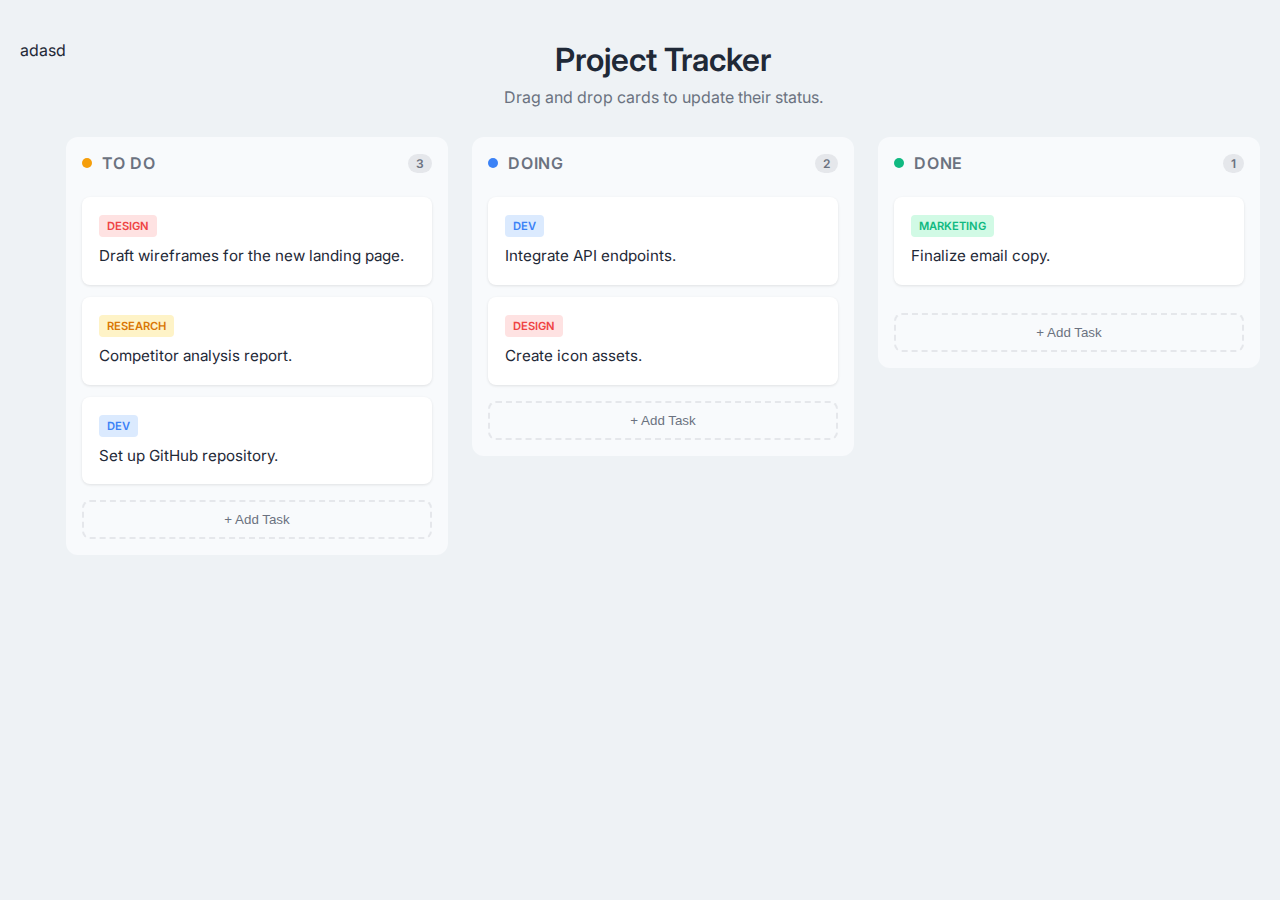
<file: frontend_files/index.html>
<!DOCTYPE html>
<html lang="en">
<head>
    <meta charset="UTF-8">
    <meta name="viewport" content="width=device-width, initial-scale=1.0">
    <title>Kanban To-Do Board</title>
    <link rel="stylesheet" href="style.css">
    <link href="https://fonts.googleapis.com/css2?family=Inter:wght@400;500;600&display=swap" rel="stylesheet">
</head>
<body>adasd

    <div class="app-container">
        <header>
            <h1>Project Tracker</h1>
            <p>Drag and drop cards to update their status.</p>
        </header>

        <div class="board">
            
            <div class="column" id="todo">
                <div class="column-header">
                    <span class="dot todo-color"></span>
                    <h2>To Do</h2>
                    <span class="count">3</span>
                </div>
                <div class="task-list" id="todo-list">
                    <div class="task-card" draggable="true">
                        <div class="tag design">Design</div>
                        <p>Draft wireframes for the new landing page.</p>
                    </div>
                    <div class="task-card" draggable="true">
                        <div class="tag research">Research</div>
                        <p>Competitor analysis report.</p>
                    </div>
                    <div class="task-card" draggable="true">
                        <div class="tag dev">Dev</div>
                        <p>Set up GitHub repository.</p>
                    </div>
                </div>
                <button class="add-task-btn">+ Add Task</button>
            </div>

            <div class="column" id="doing">
                <div class="column-header">
                    <span class="dot doing-color"></span>
                    <h2>Doing</h2>
                    <span class="count">2</span>
                </div>
                <div class="task-list" id="doing-list">
                    <div class="task-card" draggable="true">
                        <div class="tag dev">Dev</div>
                        <p>Integrate API endpoints.</p>
                    </div>
                    <div class="task-card" draggable="true">
                        <div class="tag design">Design</div>
                        <p>Create icon assets.</p>
                    </div>
                </div>
                <button class="add-task-btn">+ Add Task</button>
            </div>

            <div class="column" id="done">
                <div class="column-header">
                    <span class="dot done-color"></span>
                    <h2>Done</h2>
                    <span class="count">1</span>
                </div>
                <div class="task-list" id="done-list">
                    <div class="task-card" draggable="true">
                        <div class="tag marketing">Marketing</div>
                        <p>Finalize email copy.</p>
                    </div>
                </div>
                <button class="add-task-btn">+ Add Task</button>
            </div>

        </div>
    </div>

    <script src="script.js"></script>
</body>
</html>
</file>
<file: frontend_files/style.css>
:root {
    --bg-color: #eef2f5;
    --card-bg: #ffffff;
    --text-primary: #1f2937;
    --text-secondary: #6b7280;
    --shadow: 0 4px 6px -1px rgba(0, 0, 0, 0.1), 0 2px 4px -1px rgba(0, 0, 0, 0.06);
    --radius: 12px;
    
    /* Column Accents */
    --todo-accent: #f59e0b;
    --doing-accent: #3b82f6;
    --done-accent: #10b981;
}

* {
    box-sizing: border-box;
    margin: 0;
    padding: 0;
}

body {
    font-family: 'Inter', sans-serif;
    background-color: var(--bg-color);
    color: var(--text-primary);
    display: flex;
    justify-content: center;
    min-height: 100vh;
    padding: 40px 20px;
}

.app-container {
    width: 100%;
    max-width: 1200px;
}

header {
    margin-bottom: 30px;
    text-align: center;
}

header h1 {
    font-weight: 600;
    font-size: 2rem;
    margin-bottom: 8px;
}

header p {
    color: var(--text-secondary);
}

/* Board Layout */
.board {
    display: grid;
    grid-template-columns: repeat(auto-fit, minmax(300px, 1fr));
    gap: 24px;
    align-items: start;
}

.column {
    background: #f8fafc;
    border-radius: var(--radius);
    padding: 16px;
    min-height: 200px; /* Drop zone area */
    display: flex;
    flex-direction: column;
    gap: 16px;
}

/* Column Headers */
.column-header {
    display: flex;
    align-items: center;
    justify-content: space-between;
    margin-bottom: 8px;
}

.column-header h2 {
    font-size: 1rem;
    font-weight: 600;
    color: var(--text-secondary);
    text-transform: uppercase;
    letter-spacing: 0.05em;
    flex-grow: 1;
    margin-left: 10px;
}

.dot {
    width: 10px;
    height: 10px;
    border-radius: 50%;
}
.todo-color { background-color: var(--todo-accent); }
.doing-color { background-color: var(--doing-accent); }
.done-color { background-color: var(--done-accent); }

.count {
    background: #e5e7eb;
    padding: 2px 8px;
    border-radius: 12px;
    font-size: 0.75rem;
    font-weight: 600;
    color: var(--text-secondary);
}

/* Task Cards */
.task-list {
    display: flex;
    flex-direction: column;
    gap: 12px;
    min-height: 100px; /* Ensure drop target exists if empty */
}

.task-card {
    background: var(--card-bg);
    padding: 16px;
    border-radius: 8px;
    box-shadow: 0 1px 3px rgba(0,0,0,0.1);
    cursor: grab;
    transition: transform 0.2s, box-shadow 0.2s;
    border: 1px solid transparent;
}

.task-card:hover {
    box-shadow: var(--shadow);
    transform: translateY(-2px);
}

.task-card:active {
    cursor: grabbing;
}

.task-card p {
    font-size: 0.95rem;
    line-height: 1.5;
    color: var(--text-primary);
}

/* Tags inside cards */
.tag {
    display: inline-block;
    padding: 4px 8px;
    border-radius: 4px;
    font-size: 0.7rem;
    font-weight: 600;
    margin-bottom: 8px;
    text-transform: uppercase;
}

.tag.design { background: #fee2e2; color: #ef4444; }
.tag.dev { background: #dbeafe; color: #3b82f6; }
.tag.research { background: #fef3c7; color: #d97706; }
.tag.marketing { background: #d1fae5; color: #10b981; }

/* Add Button */
.add-task-btn {
    width: 100%;
    padding: 10px;
    border: 2px dashed #e5e7eb;
    background: transparent;
    border-radius: 8px;
    color: var(--text-secondary);
    cursor: pointer;
    font-weight: 500;
    transition: all 0.2s;
}

.add-task-btn:hover {
    background: #e5e7eb;
    color: var(--text-primary);
}

/* Dragging States */
.dragging {
    opacity: 0.5;
    border: 1px dashed #9ca3af;
}

.drag-over {
    background-color: #eef2f6;
    border: 2px dashed #cbd5e1;
    border-radius: var(--radius);
}
</file>
